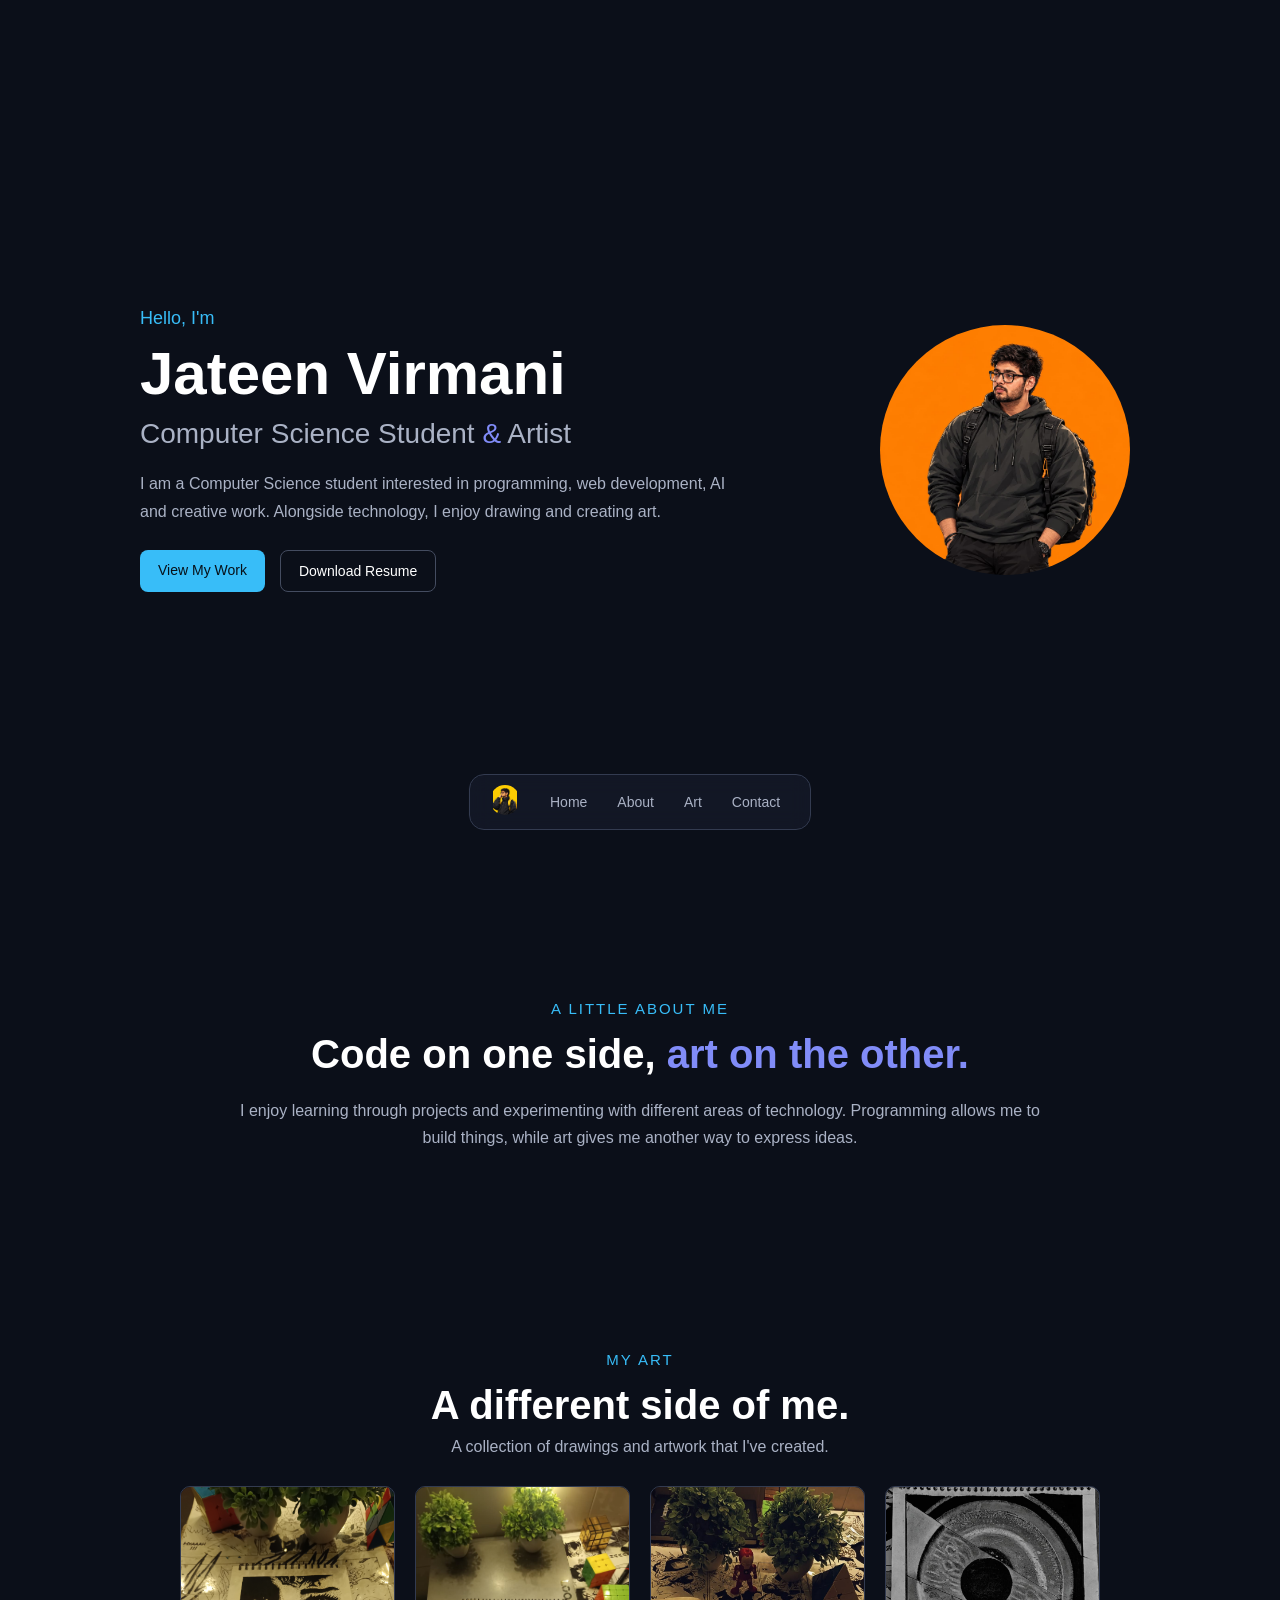
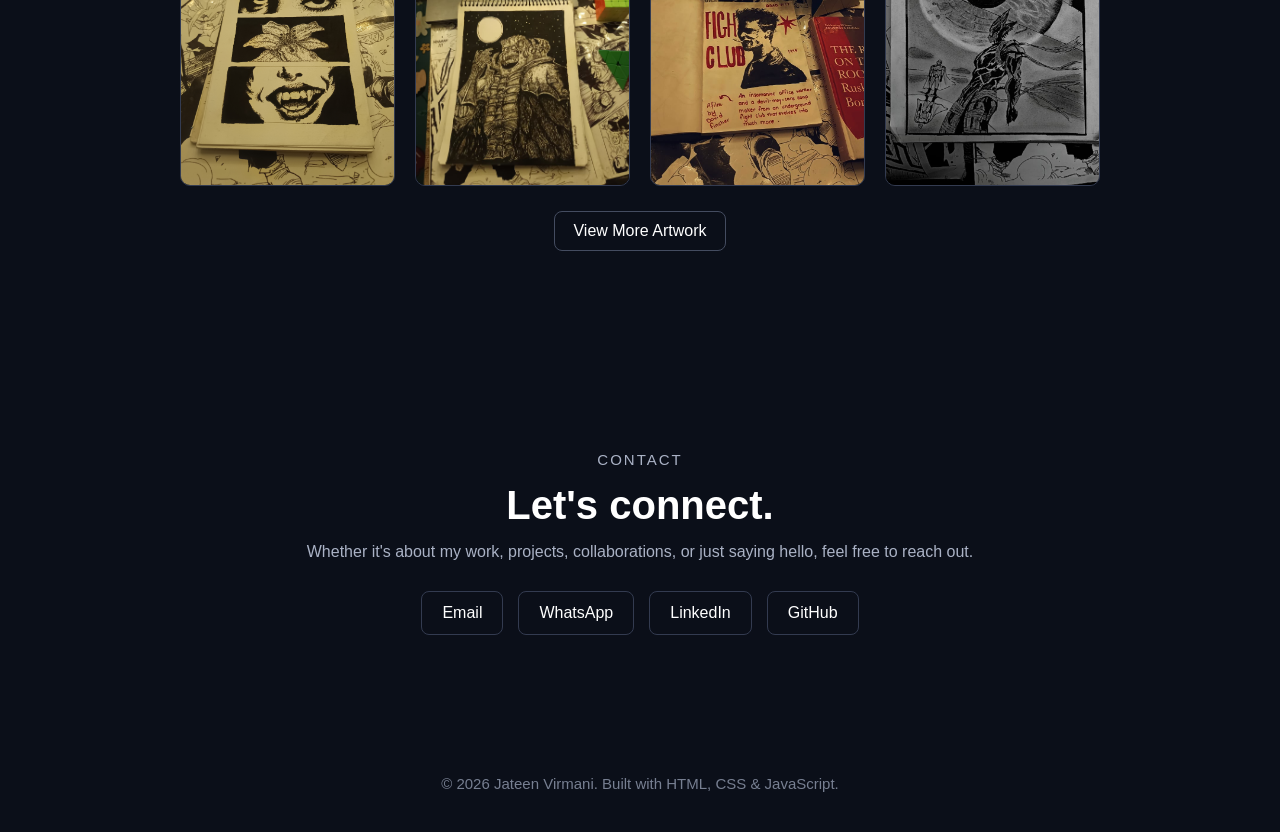
<file: index.html>
<!DOCTYPE html>
<html lang="en">

<head>
    <meta charset="UTF-8">
    <meta name="viewport" content="width=device-width, initial-scale=1.0">
    <title>Jateen Virmani | Portfolio</title>
    <link rel="stylesheet" href="style.css">
</head>
<body>
    <header class="navbar">

        <a href="index.html" class="nav-logo">
            <img
                src="assets/logo1.jpeg"
                alt="Jateen Virmani Logo"
            >
        </a>
        
        <nav class="nav-links">
            <a href="index.html" class="active">
                Home
            </a>
            <a href="https://virmanijateen37.github.io/Portfolio/">
                About
            </a>
            <a href="#art">
                Art
            </a>
            <a href="#contact">
                Contact
            </a>
        </nav>
    </header>

    <main>
        <section class="hero">
            <div class="hero-content">
                <p class="small-text">
                    Hello, I'm
                </p>
                <h1>
                    Jateen Virmani
                </h1>
                <h2>
                    Computer Science Student
                    <span>&</span>
                    Artist
                </h2>
                <p class="hero-description">
                    I am a Computer Science student interested in
                    programming, web development, AI and creative work.
                    Alongside technology, I enjoy drawing and creating art.
                </p>
                <div class="hero-buttons">
                    <a
                        href="https://virmanijateen37.github.io/Snacks-Safari/"
                        target="_blank"
                        class="btn primary-btn">
                        View My Work
                    </a>
                    <a
                        href="assets/JateenVirmani_Resume (7).pdf"
                        target="_blank"
                        class="btn secondary-btn"
                        download>
                        Download Resume
                    </a>
                </div>
            </div>
            <div class="profile-container">
                <div class="profile-border">
                    <img
                        src="assets/profil.jpeg"
                        alt="Jateen Virmani"
                        class="profile-image"
                    >
                </div>
            </div>
        </section>
        <section class="intro-section">
            <p class="section-label">
                A LITTLE ABOUT ME
            </p>
            <h2>
                Code on one side,
                <span>art on the other.</span>
            </h2>
            <p>
                I enjoy learning through projects and experimenting with different areas of technology. Programming allows me to build things, while art gives me another way to
                express ideas.
            </p>
        </section>
        <section
            class="art-section"
            id="art">
            <p class="section-label">
                MY ART
            </p>
            <h2>
                A different side of me.
            </h2>
            <p class="section-description">
                A collection of drawings and artwork that I've created.
            </p>

            <div class="art-grid">
                <div class="art-card">
                    <img
                        src="assets/artwork1.jpeg"
                        alt="Jateen's artwork"
                    >
                </div>
                <div class="art-card">
                    <img
                        src="assets/artwork2.jpeg"
                        alt="Jateen's artwork"
                    >
                </div>
                <div class="art-card">
                    <img
                        src="assets/artwork5.jpeg"
                        alt="Jateen's artwork"
                    >
                </div>
                <div class="art-card">
                    <img
                        src="assets/artwork4.jpeg"
                        alt="Jateen's artwork"
                    >
                </div>
            </div>
            <a
                href="https://www.instagram.com/jateenvirmani37?stkn=MWpmOGZsa3kybGRicA=="
                class="art-button">
                View More Artwork
            </a>
        </section>
        <section
            class="contact-section"
            id="contact">
            <p class="section-label">
                CONTACT
            </p>
            <h2>
                Let's connect.
            </h2>
            <p>
                Whether it's about my work, projects,
                collaborations, or just saying hello,
                feel free to reach out.
            </p>
            <div class="contact-links">
                <a
                    href="mailto:jateenvirmani422@gmail.com"
                    class="contact-card">
                    <span>
                        Email
                    </span>
                </a>
                <a
                    href="https://wa.me/919468466400"
                    target="_blank"
                    rel="noopener noreferrer"
                    class="contact-card">
                    <span>
                        WhatsApp
                    </span>
                </a>
                <a
                    href="https://www.linkedin.com/in/jateen-virmani-3835a2323"
                    target="_blank"
                    rel="noopener noreferrer"
                    class="contact-card">
                        LinkedIn
                </a>
                <a
                    href="https://github.com/virmanijateen37"
                    target="_blank"
                    rel="noopener noreferrer"
                    class="contact-card">
                        GitHub
                </a>
            </div>
        </section>

    </main>
    <footer>
        <p>
            © 2026 Jateen Virmani. Built with HTML, CSS & JavaScript.
        </p>
    </footer>
    <script src="script.js"></script>
</body>
</html>
</file>
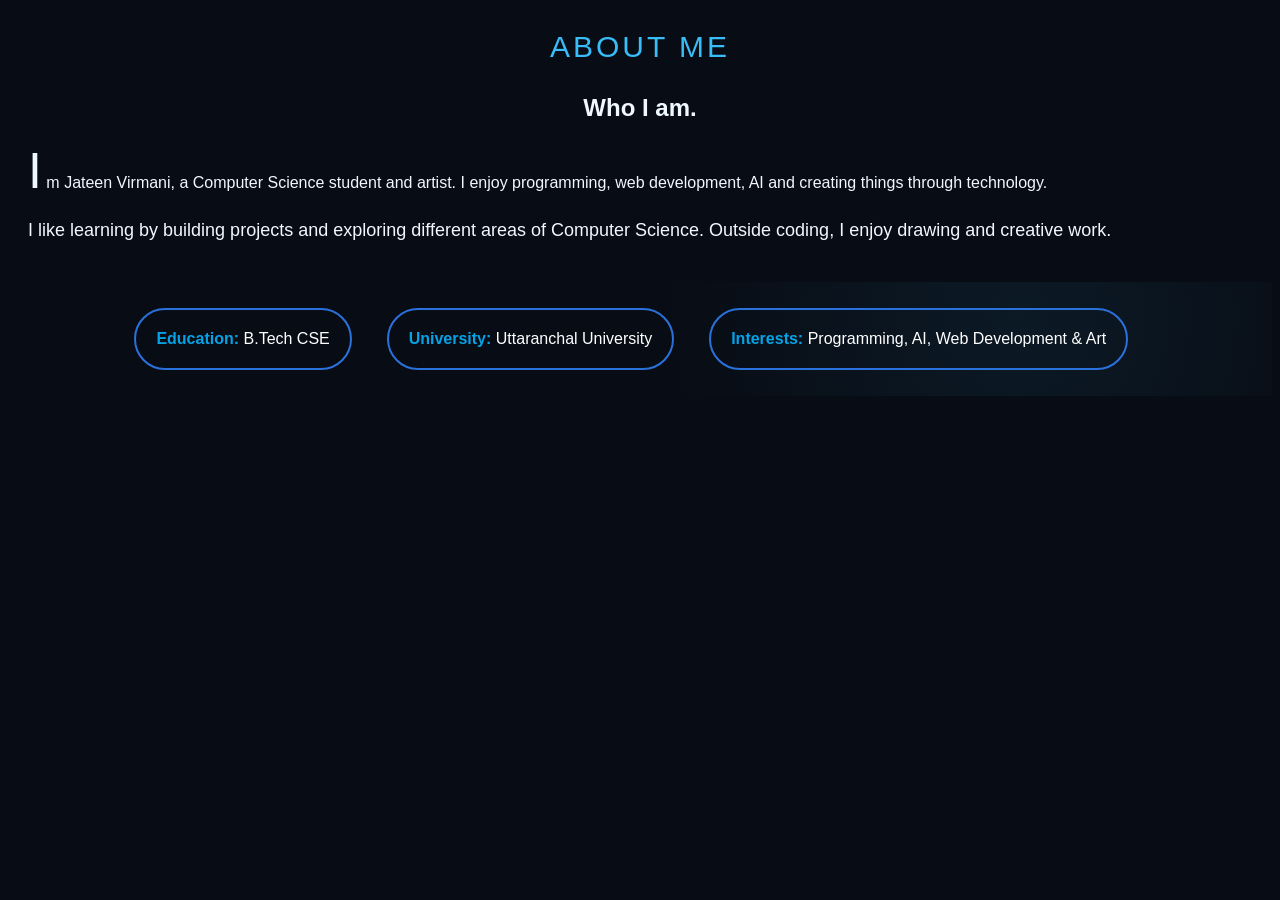
<file: about.html>
<!-- ABOUT -->
<!DOCTYPE html>
<html lang="en">
<head>
    <meta charset="UTF-8">
    <meta name="viewport" content="width=device-width, initial-scale=1.0">
    <title>about</title>
    <link rel="stylesheet" href="about.css">
</head>
<body>

<section class="about-section" id="about">

    <p class="section-label">ABOUT ME</p>

  <center>  <h1 style="color: aliceblue; margin: 20px;">Who I am.</h1></center>

    <p style="color: aliceblue; margin: 20px;">
        <span style="font-size: 50px;">I</span> m Jateen Virmani, a Computer Science student
        and artist. I enjoy programming, web development,
        AI and creating things through technology.
    </p>
    <p style="color: aliceblue; margin: 20px; font-size: large;">
        I like learning by building projects and exploring
        different areas of Computer Science. Outside coding,
        I enjoy drawing and creative work.
        <br><br>
    </p>
    <div class="about-info">

        <p class="ab" id = "b"><strong>Education:</strong> B.Tech CSE</p><br>
        <p class = "ab" id = "a"><strong> University:</strong> Uttaranchal University</p><br>
        <p class = "ab"><strong>Interests:</strong> Programming, AI, Web Development & Art</p><br>

    </div>

</section>
</body>
</html>
</file>
<file: style.css>
* {
    margin: 0;
    padding: 0;
    box-sizing: border-box;
}


html{
    scroll-behaviour: smooth;
}
body {
    font-family: Arial, sans-serif;
    background-color: #0b0f19;
    color: white;
}

.navbar {
    position: fixed;
    bottom: 70px;
    left: 50%;
    transform: translateX(-50%);
    display: flex;
    align-items: center;
    gap: 20px;
    padding: 10px 20px;
    background-color: rgba(20, 25, 40, 0.8);
    backdrop-filter: blur(10px);
    border: 1px solid #333b50;
    border-radius: 15px;
    z-index: 100;
}

.nav-logo img {
    width: 30px;
    height: 30px;
    border-radius: 100%;
    object-fit: contain;
}

.nav-links {
    display: flex;
    gap: 10px;
}

.nav-links a {
    color: #aab2c5;
    text-decoration: none;
    padding: 8px 10px;
    font-size: 14px;
}

.nav-links a:hover {
    color: #38bdf8;
}

.hero {
    min-height: 100vh;
    display: flex;
    align-items: center;
    justify-content: space-between;
    max-width: 1100px;
    margin: auto;
    padding: 50px;
}
.hero-content {
    max-width: 600px;
}

.small-text {
    color: #38bdf8;
    font-size: 18px;
    margin-bottom: 10px;
}

.hero h1 {
    font-size: 60px;
    margin-bottom: 10px;
}

.hero h2 {
    color: #aab2c5;
    font-size: 28px;
    font-weight: normal;
    margin-bottom: 20px;
}

.hero h2 span {
    color: #818cf8;
}

.hero-description {
    color: #aab2c5;
    line-height: 1.7;
    font-size: 16px;
}

.hero-buttons {
    margin-top: 25px;
    display: flex;
    gap: 15px;
}

.btn {
    padding: 12px 18px;
    border-radius: 8px;
    text-decoration: none;
    font-size: 14px;
}

.primary-btn {
    background-color: #38bdf8;
    color: #071018;
}

.primary-btn:hover {
    background-color: #7dd3fc;
}

.secondary-btn {
    border: 1px solid #444c60;
    color: white;
}

.secondary-btn:hover {
    background-color: #1a2233;
}

.profile-container {
    margin-left: 40px;
}

.profile-border {
    width: 270px;
    height: 270px;
    padding: 10px;
    border: none;
    border-radius: 100%;
}

.profile-image {
    width: 100%;
    height: 100%;
    object-fit: cover;
    border-radius: 100%;
}

.intro-section {
    max-width: 900px;
    margin: auto;
    padding: 100px 40px;
    text-align: center;
}

.section-label {
    color: #38bdf8;
    font-size: 15px;
    letter-spacing: 2px;
    margin-bottom: 15px;
}

.intro-section h2 {
    font-size: 40px;
    margin-bottom: 20px;
}

.intro-section h2 span {
    color: #818cf8;
}

.intro-section p:last-child {
    color: #aab2c5;
    line-height: 1.7;
}

.art-section {
    max-width: 1000px;
    margin: auto;
    padding: 100px 40px;
    text-align: center;
}

.art-section h2 {
    font-size: 40px;
    margin-bottom: 10px;
}

.section-description {
    color: #aab2c5;
    margin-bottom: 30px;
}

.art-grid {
    display: flex;
    gap: 20px;
    justify-content: center;
}

.art-card {
    width: 30%;
    height: 300px;
    background-color: #151b29;
    border: 1px solid #333b50;
    border-radius: 10px;
    overflow: hidden;
}

.art-card img {
    width: 100%;
    height: 100%;
    object-fit: cover;
}

.art-button {
    display: inline-block;
    margin-top: 25px;
    padding: 10px 18px;
    border: 1px solid #444c60;
    border-radius: 8px;
    color: white;
    text-decoration: none;
}

.art-button:hover {
    background-color: #1a2233;
}

.contact-section {
    max-width: 900px;
    margin: auto;
    padding: 100px 40px;
    text-align: center;
}

.contact-section h2 {
    font-size: 40px;
    margin-bottom: 15px;
}

.contact-section > p {
    color: #aab2c5;
}

.contact-links {
    display: flex;
    justify-content: center;
    gap: 15px;
    margin-top: 30px;
}

.contact-card {
    padding: 12px 20px;
    border: 1px solid #333b50;
    border-radius: 8px;
    color: white;
    text-decoration: none;
}

.contact-card:hover {
    background-color: #1a2233;
    color: #38bdf8;
}

footer {
    text-align: center;
    padding: 40px;
    color: #777f91;
    font-size: 15px;
}


@media (max-width: 700px) {
    .hero {
        flex-direction: column-reverse;
        text-align: center;
        padding: 120px 20px 80px;
    }

    .profile-container {
        margin-left: 0;
        margin-bottom: 40px;
    }

    .profile-border {
        width: 220px;
        height: 220px;
    }

    .hero h1 {
        font-size: 42px;
    }

    .hero h2 {
        font-size: 22px;
    }

    .hero-buttons {
        justify-content: center;
    }

    .art-grid {
        flex-direction: column;
    }

    .art-card {
        width: 100%;
    }

    .contact-links {
        flex-direction: column;
    }

    .navbar {
        width: 95%;
        gap: 8px;
        padding: 8px;
    }

    .nav-links {
        gap: 2px;
    }

    .nav-links a {
        font-size: 12px;
       padding: 7px 6px;
    }
}
</file>
<file: about.css>
body {
    font-family: Arial, sans-serif;
    background: #080c14;
    color: white;
}

#a,#b{
    border: 2px solid #2b71db;
    padding : 20px;
    border-radius: 2cm;
}


.about-info {
   
    padding: 10px 10% 10px;

    display: flex;
    gap: 15px;

    flex-direction: row;
    
    justify-content: center;
justify-content: space-between;
    background:
        
        radial-gradient(
            circle at 80% 30%,
            rgba(56, 189, 248, 0.08),
            transparent 35%
        );
}
.ab{
    border: 2px solid #2b71db;
    padding : 20px;
    border-radius: 2cm;
}
.section-label {
    color: #38bdf8;

    font-size: 30px;
    display:flex;
    letter-spacing: 3px;
    justify-content: center;
    align-items: center;
    margin-bottom: 20px 0 0 0;
        background:
        
        radial-gradient(
            circle at 100% 20%,
            rgba(56, 189, 248, 0.08),
            transparent : 45%,
            padding : 30px;
        );
}


.about h1 {
    font-size: 60px;

    margin-bottom: 30px;
}

.about-text {
    max-width: 800px;

    color: #aab2c5;

    font-size: 17px;

    line-height: 1.9;

    margin-bottom: 20px;
}

strong{
    color: #06a2e6;
}

.education {
    width: 80%;
    margin: 40px auto;
    padding: 60px 50px;
    background: #101827;
    border: 1px solid #303b52;
    border-radius: 18px;
    text-align: center;
    box-shadow: 0 10px 30px rgba(0, 0, 0, 0.25);
}

.education h2 {
    font-size: 38px;
    margin-bottom: 25px;
}

.education p {
    color: #aab2c5;
    font-size: 17px;
    margin: 12px;
}

.education p:last-child {
    color: #38bdf8;
}
</file>
